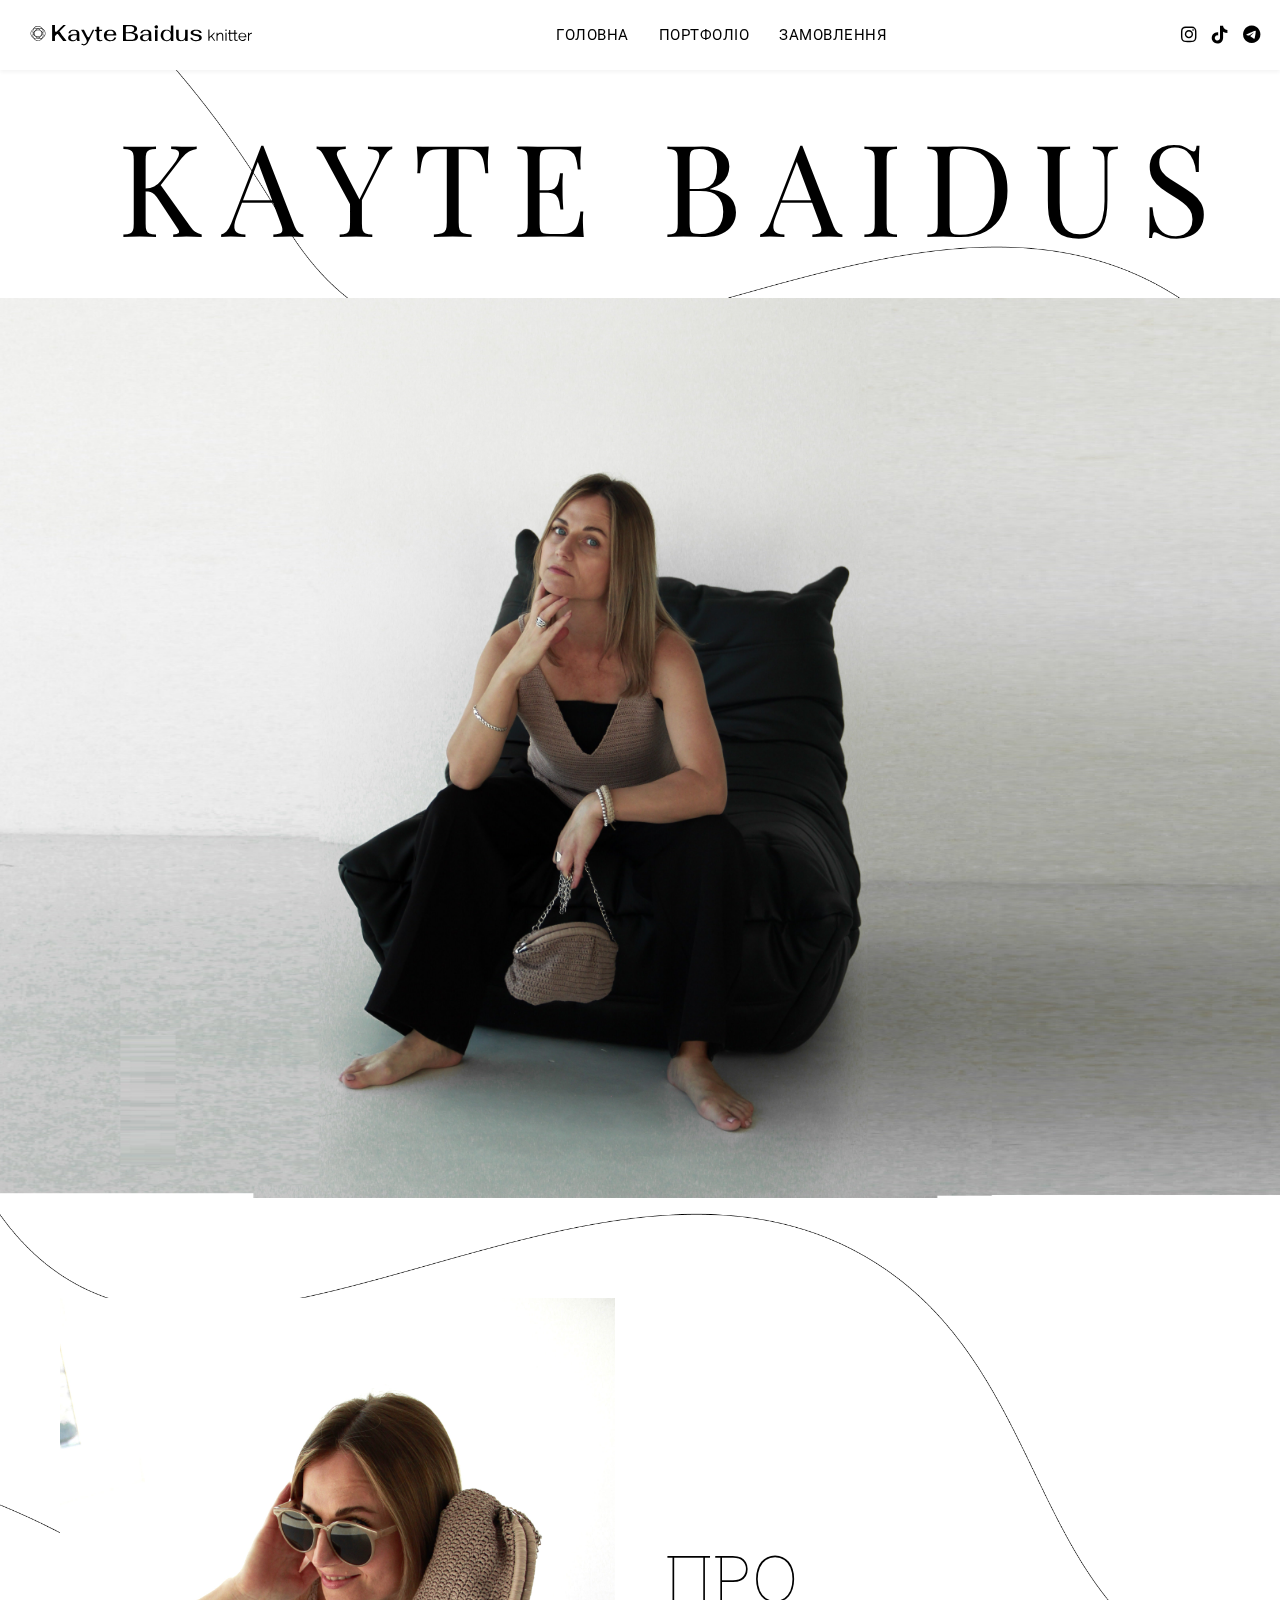
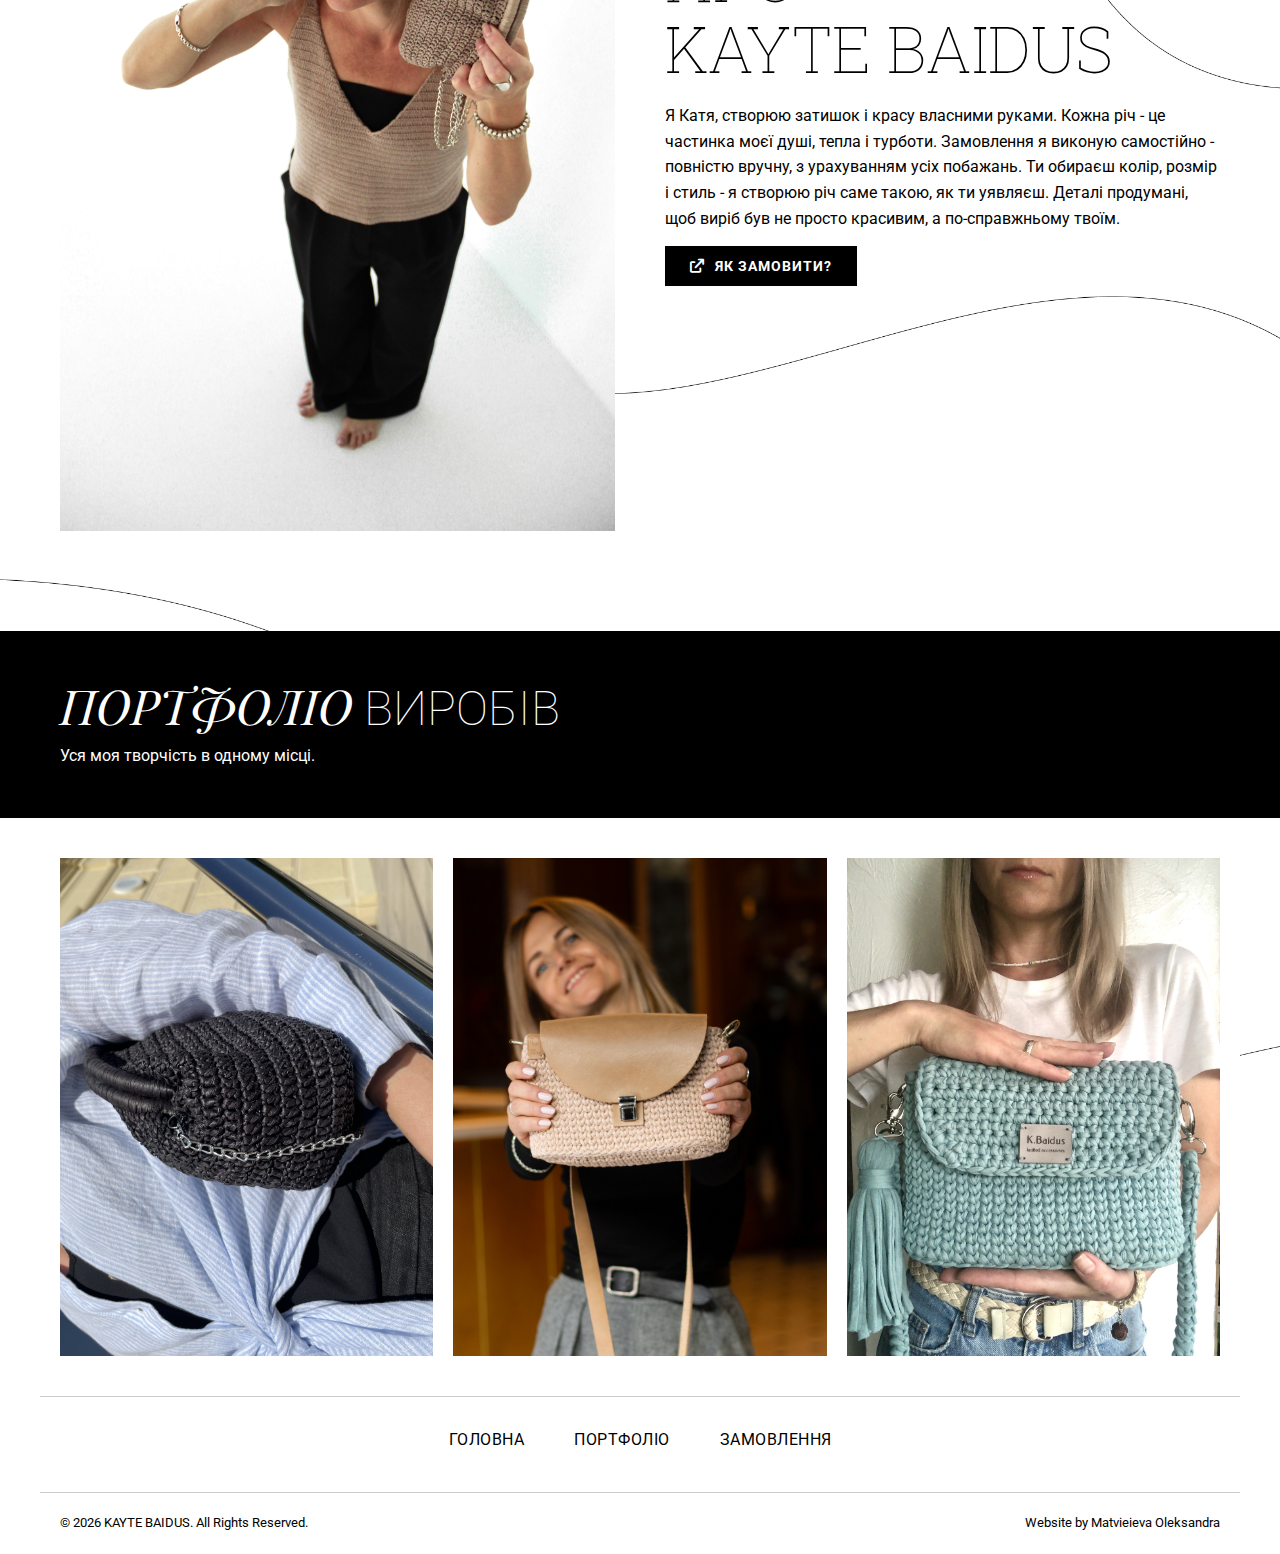
<file: index.html>
<!DOCTYPE html>
<html lang="uk">
<head>
    <meta charset="UTF-8">
    <meta name="viewport" content="width=device-width, initial-scale=1.0">
    <meta http-equiv="Content-Security-Policy" content="script-src 'self' 'unsafe-inline';">
    <title>KAYTE BAIDUS - Knitter</title>
    <link rel="icon" type="image/x-icon" href="img/icons/favicon.ico">
    <link href="https://fonts.googleapis.com/css2?family=Roboto+Slab:wght@100;400;700&family=Roboto:wght@100;400;700&family=Playfair+Display:ital,wght@1,400&display=swap" rel="stylesheet">
    <link rel="stylesheet" href="https://cdnjs.cloudflare.com/ajax/libs/font-awesome/6.0.0-beta3/css/all.min.css">
    <link rel="stylesheet" href="style.css">
</head>
<body class="home-clone">

    <header id="desktop-header" class="main-header sticky-header">
        <div class="header-inner container">
            <div class="header-logo-brand">
                <a href="index.html">
                    <img src="image/icons/logo.svg" alt="Brand Logo" class="header-logo-img">
                </a>
            </div>
            <nav class="main-nav">
                <ul class="menu">
                    <li class="menu-item current-menu-item"><a href="index.html">Головна</a></li>
                    <li class="menu-item"><a href="portfolio.html">Портфоліо</a></li>
                    <li class="menu-item"><a href="order.html">Замовлення</a></li>
                </ul>
            </nav>
            <div class="header-social-icons">
                <a href="https://www.instagram.com/kaytebaidus/" target="_blank" aria-label="Instagram">
                    <i class="fab fa-instagram"></i>
                </a>
                <a href="https://www.tiktok.com/@kaytebaidus" target="_blank" aria-label="TikTok">
                    <i class="fab fa-tiktok"></i>
                </a>
                <a href="https://t.me/kaytebaidus" target="_blank" aria-label="Telegram">
                    <i class="fab fa-telegram-plane"></i>
                </a>
            </div>
        </div>
    </header>

    <div id="mobile-header" class="mobile-header-wrapper">
        <a href="index.html" class="mobile-logo-link">
            <img src="image/icons/logo.svg" alt="Kayte Baidus Logo">
        </a>
        <input type="checkbox" id="nav-toggle-mobile" class="burger-nav_control" hidden>
        <label for="nav-toggle-mobile" class="burger-button">
            <span class="menu-text">Menu</span>
        </label>
        <nav class="burger-navigation">
            <div class="mobile-menu-content">
                <img src="image/icons/logo.svg" alt="Kayte Baidus Logo" style="filter: invert(1);">
                <ul class="mobile-menu-list">
                    <li><a href="index.html">Головна</a></li>
                    <li><a href="portfolio.html">Портфоліо</a></li>
                    <li><a href="order.html">Замовлення</a></li>
                </ul>
                <div class="mobile-social-links">
                    <a href="https://www.tiktok.com/@kaytebaidus" target="_blank" aria-label="TikTok">
                        <i class="fab fa-tiktok"></i>
                    </a>
                    <a href="https://www.instagram.com/kaytebaidus/"><i class="fab fa-instagram"></i></a>
                    <a href="https://t.me/kaytebaidus"><i class="fab fa-telegram-plane"></i></a>
                </div>
            </div>
        </nav>
    </div>

    <main>
        
        <section class="hero-section">
            <div class="container hero-content">
                <h1 class="main-text-logo">Kayte Baidus</h1>
            </div>
        </section>

        <section class="visual-hero-section">
            <div id="image-slideshow" class="image-slideshow-container">
            </div>
        </section>

        <section class="welcome-section container">
            <div class="content-wrapper">
                <div class="col-image">
                    <img src="image/IMG_1908.jpg" alt="Портрет Каті Байдусь">
                </div>
                <div class="col-text">
                    <div class="text-box">
                        <h2 class="welcome-title">ПРО<br> KAYTE BAIDUS</h2>
                        <div class="welcome-body">
                            <p>Я Катя, створюю затишок і красу власними руками. Кожна річ - це частинка моєї душі, тепла і турботи. Замовлення я виконую самостійно - повністю вручну, з урахуванням усіх побажань. Ти обираєш колір, розмір і стиль - я створюю річ саме такою, як ти уявляєш. Деталі продумані, щоб виріб був не просто красивим, а по-справжньому твоїм.</p>
                        </div>
                        <a href="order.html" class="primary-button dark-button">
                            <span class="button-icon"><i class="fas fa-arrow-up-right-from-square"></i></span>
                            <span class="button-text">Як замовити?</span>
                        </a>
                    </div>
                </div>
            </div>
        </section>

        <section class="headline-section dark-bg">
            <div class="container text-center">
                <h2 class="section-title"><span class="italic-text">Портфоліо</span> виробів</h2>
                <p class="section-subtitle">Уся моя творчість в одному місці.</p>
            </div>
        </section>

        <section class="portfolio-grid container">
            <div class="grid-item">
                <img src="image/IMG_9687.jpg" alt="Portfolio 1">
            </div>
            <div class="grid-item central-image">
                <img src="image/IMG_8972.jpg" alt="Portfolio 2">
                <a href="portfolio.html" class="primary-button light-button desktop-only">
                    <span class="button-icon"><i class="fas fa-arrow-up-right-from-square"></i></span>
                    <span class="button-text">Портфоліо</span>
                </a>
            </div>
            <div class="grid-item">
                <img src="image/IMG_3679.jpg" alt="Portfolio 3">
            </div>
            <div class="mobile-only full-width-button-container">
                <a href="portfolio.html" class="primary-button light-button">
                    <span class="button-icon"><i class="fas fa-arrow-up-right-from-square"></i></span>
                    <span class="button-text">Портфоліо</span>
                </a>
            </div>
        </section>

    </main>

    <footer>
        <div class="footer-links-section container">
            <nav class="footer-nav">
                <div class="nav-col">
                    <a href="index.html">Головна</a>
                    <a href="portfolio.html">Портфоліо</a>
                    <a href="order.html">Замовлення</a>
                </div>
            </nav>
        </div>
        <div class="copyright-bar container">
            <p>© 2026 KAYTE BAIDUS. All Rights Reserved.</p>
            <p>Website by Matvieieva Oleksandra</p>
        </div>
    </footer>

    <script src="script.js"></script>
</body>
</html>
</file>
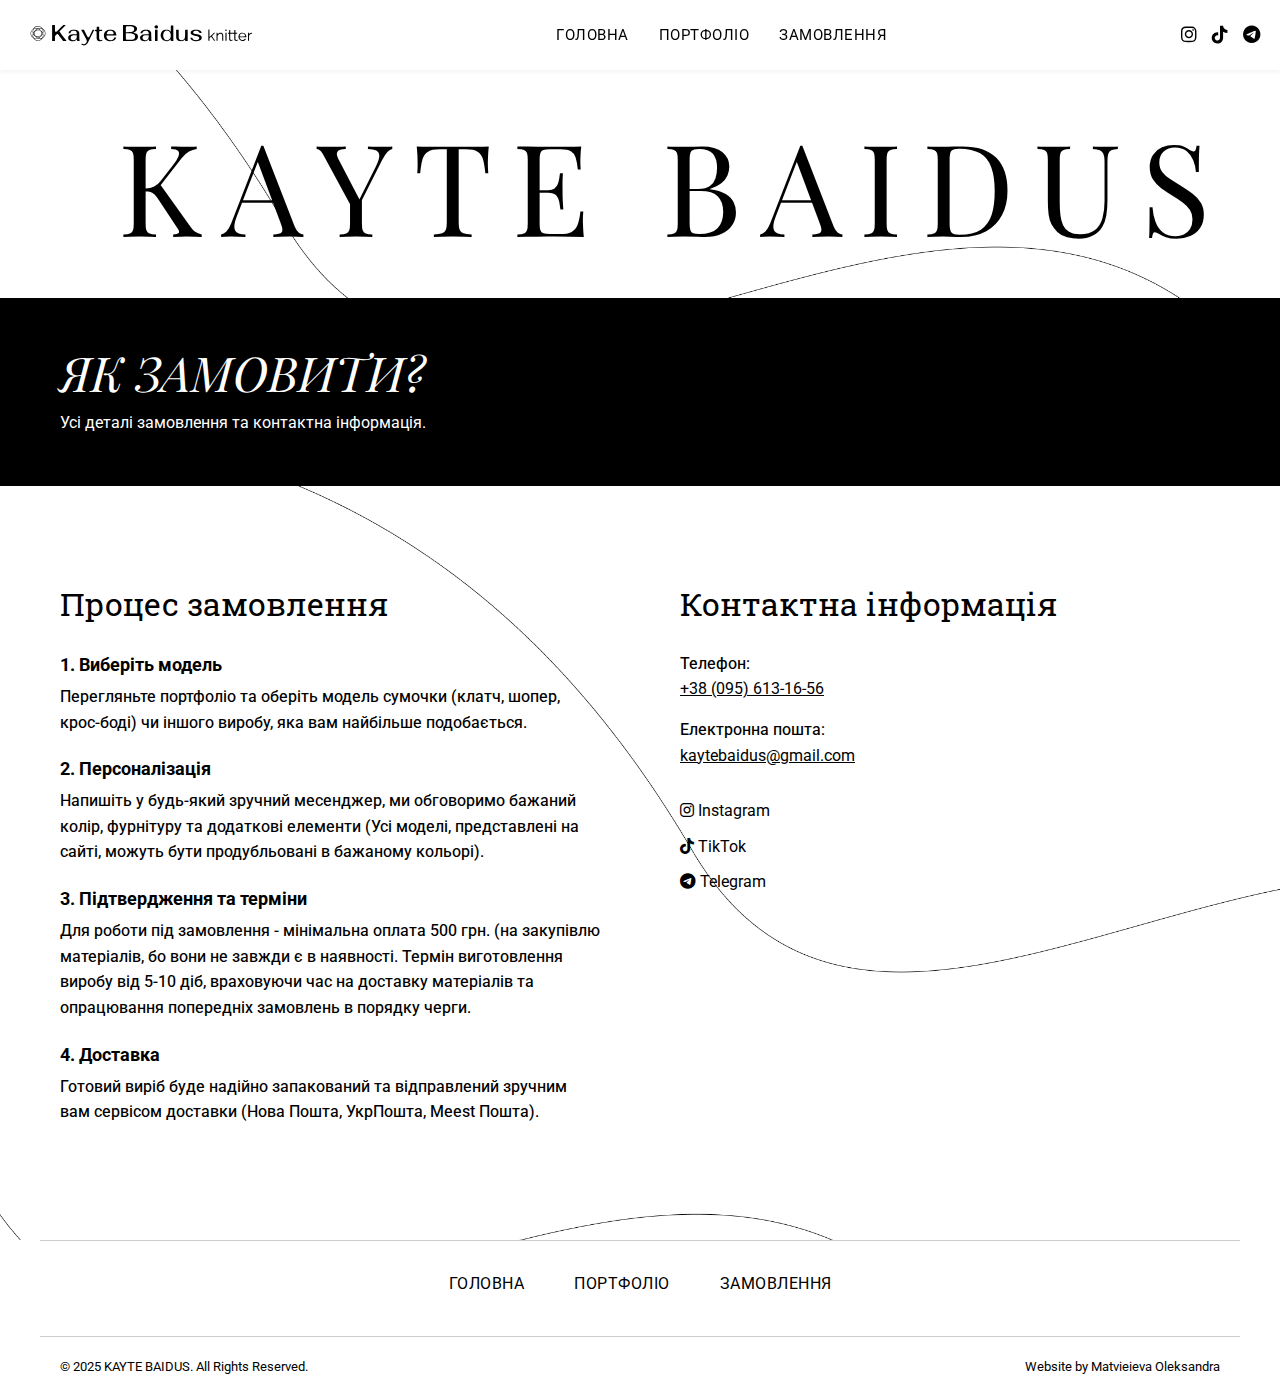
<file: order.html>
<!DOCTYPE html>
<html lang="uk">
<head>
    <meta charset="UTF-8">
    <meta name="viewport" content="width=device-width, initial-scale=1.0">
    <title>KAYTE BAIDUS - Order</title>
    <link rel="icon" type="image/x-icon" href="img/icons/favicon.ico">
    <link href="https://fonts.googleapis.com/css2?family=Roboto+Slab:wght@100;400;700&family=Roboto:wght@100;400;700&family=Playfair+Display:ital,wght@1,400&display=swap" rel="stylesheet">
    <link rel="stylesheet" href="https://cdnjs.cloudflare.com/ajax/libs/font-awesome/6.0.0-beta3/css/all.min.css">
    <link rel="stylesheet" href="style.css">
</head>
<body class="contact-clone">

    <header id="desktop-header" class="main-header sticky-header">
        <div class="header-inner container">
            <div class="header-logo-brand">
                <a href="index.html">
                    <img src="img/icons/logo.svg" alt="Brand Logo" class="header-logo-img">
                </a>
            </div>
            <nav class="main-nav">
                <ul class="menu">
                    <li class="menu-item"><a href="index.html">Головна</a></li>
                    <li class="menu-item"><a href="portfolio.html">Портфоліо</a></li>
                    <li class="menu-item current-menu-item"><a href="order.html">Замовлення</a></li>
                </ul>
            </nav>
            <div class="header-social-icons">
                <a href="https://www.instagram.com/kaytebaidus/" target="_blank" aria-label="Instagram">
                    <i class="fab fa-instagram"></i>
                </a>
                <a href="https://www.tiktok.com/@kaytebaidus" target="_blank" aria-label="TikTok"> 
                    <i class="fab fa-tiktok"></i>
                </a>
                <a href="https://t.me/kaytebaidus" target="_blank" aria-label="Telegram">
                    <i class="fab fa-telegram-plane"></i>
                </a>
            </div>
        </div>
    </header>

    <div id="mobile-header" class="mobile-header-wrapper">
        <a href="index.html" class="mobile-logo-link">
            <img src="img/icons/logo.svg" alt="Kayte Baidus Logo">
        </a>
        <input type="checkbox" id="nav-toggle-mobile" class="burger-nav_control" hidden>
        <label for="nav-toggle-mobile" class="burger-button">
            <span class="menu-text">Menu</span>
        </label>
        <nav class="burger-navigation">
            <div class="mobile-menu-content">
                <img src="img/icons/logo.svg" alt="Kayte Baidus Logo" style="filter: invert(1);">
                <ul class="mobile-menu-list">
                    <li><a href="index.html">Головна</a></li>
                    <li><a href="portfolio.html">Портфоліо</a></li>
                    <li><a href="order.html">Замовлення</a></li>
                </ul>
                <div class="mobile-social-links">
                    <a href="https://www.tiktok.com/@kaytebaidus" target="_blank" aria-label="TikTok"> 
                        <i class="fab fa-tiktok"></i>
                    </a>
                    <a href="https://www.instagram.com/kaytebaidus/"><i class="fab fa-instagram"></i></a>
                    <a href="https://t.me/kaytebaidus"><i class="fab fa-telegram-plane"></i></a>
                </div>
            </div>
        </nav>
    </div>

    <main>
        <section class="hero-section">
            <div class="container hero-content">
                <h1 class="main-text-logo">Kayte Baidus</h1>
            </div>
        </section>

        <section class="headline-section dark-bg">
            <div class="container text-center">
                <h2 class="section-title"><span class="italic-text">Як замовити?</h2>
                <p class="section-subtitle">Усі деталі замовлення та контактна інформація.</p>
            </div>
        </section>

        <section class="page-content contact-info-grid">
            <div class="container content-grid-2">
                
                <div class="col-text-left">
                    <h2 class="section-sub-title">Процес замовлення</h2>
                    <div class="text-block">
                        <h3 class="step-title">1. Виберіть модель</h3>
                        <p>Перегляньте портфоліо та оберіть модель сумочки (клатч, шопер, крос-боді) чи іншого виробу, яка вам найбільше подобається.</p>
                        
                        <h3 class="step-title">2. Персоналізація</h3>
                        <p>Напишіть у будь-який зручний месенджер, ми обговоримо бажаний колір, фурнітуру та додаткові елементи (Усі моделі, представлені на сайті, можуть бути продубльовані в бажаному кольорі).</p>

                        <h3 class="step-title">3. Підтвердження та терміни</h3>
                        <p>Для роботи під замовлення - мінімальна оплата 500 грн. (на закупівлю матеріалів, бо вони не завжди є в наявності. Термін виготовлення виробу від 5-10 діб, враховуючи час на доставку матеріалів та опрацювання попередніх замовлень в порядку черги.</p>
                        
                        <h3 class="step-title">4. Доставка</h3>
                        <p>Готовий виріб буде надійно запакований та відправлений зручним вам сервісом доставки (Нова Пошта, УкрПошта, Meest Пошта).</p>
                    </div>
                </div>

                <div class="col-contact-right">
                    <h2 class="section-sub-title">Контактна інформація</h2>
                    <div class="contact-details-block">
                        <p>
                            Телефон: <br> 
                            <a href="tel:+380956131656">+38 (095) 613-16-56</a>
                        </p>
                        <p>
                            Електронна пошта:<br>
                            <a href="mailto:kaytebaidus@gmail.com">kaytebaidus@gmail.com</a>
                        </p>
                        <div class="social-links-block">
                            <a href="https://www.instagram.com/kaytebaidus/"><i class="fab fa-instagram"></i> Instagram</a>
                            <a href="https://www.tiktok.com/@kaytebaidus" target="_blank" aria-label="TikTok"> 
                                <i class="fab fa-tiktok"></i> TikTok
                            </a>
                            <a href="https://t.me/kaytebaidus"><i class="fab fa-telegram-plane"></i> Telegram</a>
                        </div>
                    </div>
                </div>
            </div>
        </section>
    </main>

    <footer>
        <div class="footer-links-section container">
            <nav class="footer-nav">
                <div class="nav-col">
                    <a href="index.html">Головна</a>
                    <a href="portfolio.html">Портфоліо</a>
                    <a href="order.html">Замовлення</a>
                </div>
            </nav>
        </div>

        <div class="copyright-bar container">
            <p>© 2025 KAYTE BAIDUS. All Rights Reserved.</p>
            <p>Website by Matvieieva Oleksandra</p>
        </div>
    </footer>
    
    <script src="script.js"></script>
</body>
</html>
</file>
<file: style.css>
/* 1. ЗМІННІ ТА БАЗОВІ НАЛАШТУВАННЯ*/
:root {
    --color-light: #ffffff;
    --color-dark: #000000;
    --color-accent: #32373c;
    --font-logo: 'Playfair Display', serif;
    --font-heading: 'Roboto Slab', serif;
    --font-body: 'Roboto', sans-serif;
    --font-italic-accent: 'Playfair Display', serif;
}

* {
    margin: 0;
    padding: 0;
    box-sizing: border-box;
}

body {
    font-family: var(--font-body);
    color: var(--color-dark);
    background-image: url(img/icons/background.png);
    background-repeat: repeat;
    background-size: 1600px;
    line-height: 1.6;
}

a {
    color: var(--color-dark);
    text-decoration: none;
    transition: opacity 0.3s;
}

a:hover {
    opacity: 0.7;
}

main, .hero-section, .contact-info-grid {
    background-color: transparent !important;
}

.container {
    max-width: 1200px;
    margin: 0 auto;
    padding: 0 20px;
}

.visually-hidden {
    position: absolute;
    width: 1px;
    height: 1px;
    margin: -1px;
    padding: 0;
    overflow: hidden;
    clip: rect(0, 0, 0, 0);
    border: 0;
}

/* 2. ТИПОГРАФІЯ ТА СТИЛІ КНОПОК */
.italic-text {
    font-family: var(--font-italic-accent);
    font-style: italic;
    font-weight: 400;
}

.section-title {
    font-size: 3rem;
    font-weight: 100;
    line-height: 1;
    text-transform: uppercase;
    margin-bottom: 10px;
}

.section-subtitle {
    font-size: 1rem;
    font-weight: 400;
    margin: 0;
}

.section-sub-title {
    font-family: var(--font-heading);
    font-size: 2rem; 
    font-weight: 400;
    line-height: 1.1;
    margin-bottom: 30px;
}

/* Кнопки */
.primary-button {
    display: inline-flex;
    align-items: center;
    padding: 12px 24px;
    font-size: 14px;
    font-weight: 700;
    letter-spacing: 1px;
    text-transform: uppercase;
    border: 1px solid var(--color-dark);
    line-height: 1;
    transition: background-color 0.3s, color 0.3s;
}

.primary-button.dark-button {
    background-color: var(--color-dark);
    color: var(--color-light);
    border-color: var(--color-dark);
}

.primary-button.light-button {
    background-color: var(--color-light);
    color: var(--color-dark);
    border-color: var(--color-dark);
}

.primary-button .button-icon {
    margin-right: 10px;
}

.primary-button:hover {
    opacity: 1;
    background-color: var(--color-accent);
    color: var(--color-light);
    border-color: var(--color-accent);
}

/* 3. ШАПКА САЙТУ (ВЕРСІЯ ДЛЯ ПК) */
.main-header {
    background-color: var(--color-light);
    padding: 15px 0;
    position: sticky;
    top: 0;
    width: 100%;
    z-index: 1000;
    box-shadow: 0 2px 4px rgba(0, 0, 0, 0.05);
}

.header-inner {
    display: flex;
    justify-content: space-between;
    align-items: center;
    max-width: 1500px;
}

.header-logo-img {
    height: 40px;
    max-width: 400px;
    display: block;
}

.main-nav .menu {
    display: flex;
    list-style: none;
    font-size: 15px;
    font-weight: 400;
    text-transform: uppercase;
    letter-spacing: 0.5px;
}

.main-nav .menu-item {
    margin: 0 15px;
}

.header-social-icons {
    display: flex;
    align-items: center;
    gap: 15px;
}

.header-social-icons a {
    font-size: 18px;
    color: var(--color-dark);
    opacity: 1;
    transition: opacity 0.3s;
}

/* 4. МОБІЛЬНЕ МЕНЮ ТА НАВІГАЦІЯ */
.mobile-header-wrapper { display: none; }
.desktop-only { display: block; }
.mobile-only { display: none; }

/* 5. ЗАГАЛЬНІ СЕКЦІЇ (HERO, ЗАГОЛОВКИ) */
.hero-section {
    padding-top: 50px; 
    padding-bottom: 50px;
    background-color: var(--color-light);
    text-align: center; 
}

.contact-clone .hero-section {
    padding-top: 50px; 
    padding-bottom: 50px;
}

.main-text-logo {
    font-family: var(--font-logo);
    font-size: 8rem;             
    font-weight: 300;            
    letter-spacing: 20px;        
    text-transform: uppercase;   
    line-height: 1;
    color: var(--color-dark);
    margin: 0;
    display: inline-block;
    max-width: 90%;
    white-space: nowrap; 
}

.headline-section {
    background-color: var(--color-dark);
    color: var(--color-light);
    padding: 50px 20px;
}

.headline-section .section-title {
    font-size: 3rem;
    font-weight: 100;
    line-height: 1;
    text-transform: uppercase;
    margin-bottom: 10px;
}

/* 6. ЕЛЕМЕНТИ ГОЛОВНОЇ СТОРІНКИ (СЛАЙДЕР, ВІТАННЯ) */

/* Slider */
.visual-hero-section {
    position: relative;
    height: 100vh;
    min-height: 800px;
    background-color: var(--color-dark);
    display: flex;
    flex-direction: column;
    justify-content: center;
    align-items: center;
    overflow: hidden;
}

.image-slideshow-container {
    position: absolute;
    top: 0;
    left: 0;
    width: 100%;
    height: 100%;
    z-index: 2;
}

.slide {
    position: absolute;
    top: 0;
    left: 0;
    width: 100%;
    height: 100%;
    background-size: cover;
    background-position: center center;
    opacity: 0;
    transition: opacity 0.7s ease-in-out; 
}

.slide.active {
    opacity: 1;
}

.hero-overlay-text {
    position: relative;
    z-index: 2;
    color: var(--color-light);
    text-align: center;
    text-transform: uppercase;
}

/* Welcome Section */
.welcome-section {
    padding: 100px 20px;
}

.content-wrapper {
    display: flex;
    gap: 50px;
    align-items: center;
}

.col-image, .col-text {
    flex: 1;
}

.col-image img {
    width: 100%;
    height: auto;
    display: block;
}

.welcome-title {
    font-family: var(--font-heading);
    font-size: 4rem;
    font-weight: 100;
    line-height: 1.1;
    margin-bottom: 20px;
    text-transform: uppercase;
}

.welcome-body p {
    font-size: 1rem;
    margin-bottom: 15px;
}

/* Instagram Section */
.instagram-feed-section {
    padding-bottom: 80px;
}

.instagram-centered-wrapper {
    display: flex;
    justify-content: center;
    align-items: center;
    max-width: 400px;
    margin: 0 auto;
    border-radius: 8px;
    overflow: hidden;
    box-shadow: 0 10px 30px rgba(0,0,0,0.05);
}

.instagram-media {
    min-width: 100% !important;
    width: 100% !important;
    margin: 0 !important;
    border: none !important;
    box-shadow: none !important;
}

/* 7. СТИЛІ ПОРТФОЛІО ТА ГАЛЕРЕЇ */

/* Home Page Portfolio Grid */
.portfolio-grid {
    display: grid;
    grid-template-columns: 1fr 1fr 1fr;
    gap: 10px;
    padding: 10px 20px;
    background-color: var(--color-light);
}

.grid-item {
    position: relative;
    overflow: hidden;
}

.grid-item img {
    width: 100%;
    height: 100%;
    object-fit: cover;
    display: block;
}

.central-image {
    display: flex;
    justify-content: center;
    align-items: center;
}

.central-image .primary-button {
    position: absolute;
    z-index: 5;
    opacity: 0;
    transition: opacity 0.3s;
}

.central-image:hover .primary-button {
    opacity: 1;
}

/* Main Portfolio Page Gallery */
.main-gallery-grid {
    display: grid;
    grid-template-columns: repeat(3, 1fr);
    gap: 15px;
    padding: 50px 20px;
    background-color: var(--color-light);
}

.gallery-item {
    position: relative;
    overflow: hidden;
    aspect-ratio: 3 / 4;
    background-color: var(--color-dark);
    transition: all 0.4s ease-in-out;
    cursor: pointer;
}

.gallery-item img {
    width: 100%;
    height: 100%;
    object-fit: cover;
    display: block;
}

.main-gallery-grid:hover .gallery-item {
    opacity: 0.6;       
    transform: scale(0.95); 
}

.main-gallery-grid .gallery-item:hover {
    opacity: 1;         
    transform: scale(1.08); 
    filter: grayscale(0%);  
    z-index: 2;        
    box-shadow: 0 15px 30px rgba(0,0,0,0.2); 
}

/* 8. СТОРІНКА ЗАМОВЛЕННЯ ТА КОНТАКТИ */
.contact-info-grid .content-grid-2 {
    display: grid;
    grid-template-columns: 1fr 1fr;
    gap: 80px;
    align-items: flex-start;
    padding: 100px 20px;
}

.step-title {
    font-weight: 700;
    font-size: 1.1rem;
    margin-top: 20px;
    margin-bottom: 5px;
}

.text-block p, .contact-details-block p {
    font-size: 1rem;
    line-height: 1.6;
    margin-bottom: 15px;
    font-weight: 450;
}

.contact-details-block p a {
    font-weight: 400;
    text-decoration: underline;
}

.social-links-block {
    display: flex;
    flex-direction: column;
    gap: 10px;
    margin-top: 30px;
    margin-bottom: 30px;
}

.form-placeholder {
    margin-top: 40px;
    padding: 30px;
    border: 1px dashed var(--color-dark);
    text-align: center;
    background: rgba(0, 0, 0, 0.03);
}

/* CTA Section */
.contact-cta-section {
    padding: 150px 20px;
    text-align: center;
    background-size: cover;
    background-position: center;
    min-height: 500px;
    display: flex;
    flex-direction: column;
    align-items: center;
    justify-content: center;
    color: var(--color-light);
    position: relative;
}

.contact-cta-section::before {
    content: '';
    position: absolute;
    top: 0;
    left: 0;
    width: 100%;
    height: 100%;
    background-color: rgba(0, 0, 0, 0.4);
    z-index: 0;
}

.contact-cta-section > * {
    position: relative;
    z-index: 1;
}

.cta-subtitle {
    font-family: var(--font-italic-accent);
    font-size: 1.5rem;
    font-style: italic;
    margin-bottom: 5px;
    color: var(--color-light);
}

.cta-title {
    font-family: var(--font-heading);
    font-size: 4rem;
    font-weight: 100;
    line-height: 1.1;
    text-transform: uppercase;
    margin-bottom: 20px;
    color: var(--color-light);
}

.cta-description {
    max-width: 500px;
    margin: 0 auto 30px;
    font-weight: 300;
    color: var(--color-light);
}

/* 9. ФУТЕР САЙТУ*/
footer {
    background-color: var(--color-light);
}

.footer-links-section {
    display: flex;
    justify-content: center;
    align-items: center;
    padding: 30px 20px;
    border-top: 1px solid #ccc;
    border-bottom: 1px solid #ccc;
    gap: 50px;
}

.footer-nav {
    display: flex;
    gap: 50px;
    align-items: center;
}

.footer-nav .nav-col {
    display: flex;        
    justify-content: center; 
    align-items: center;
    gap: 50px;             
}

.footer-nav a {
    font-size: 1rem;
    margin-bottom: 10px;
    text-transform: uppercase;
    letter-spacing: 0.5px;
}

.copyright-bar {
    display: flex;
    justify-content: space-between;
    padding: 20px;
    font-size: 0.8rem;
}

/* --- СТИЛІ ДЛЯ МОДАЛЬНОГО ВІКНА (POPUP) --- */

/* Сітка товарів */
.portfolio-grid {
    display: grid;
    grid-template-columns: repeat(auto-fill, minmax(300px, 1fr)); /* Адаптивна сітка */
    gap: 20px;
    padding: 40px 20px;
}

.portfolio-item {
    position: relative;
    cursor: pointer;
    overflow: hidden;
    border-radius: 4px;
    aspect-ratio: 3/4; /* Робимо фото однаковими за пропорцією */
}

.portfolio-item img {
    width: 100%;
    height: 100%;
    object-fit: cover;
    transition: transform 0.5s ease;
}

/* Ефект при наведенні */
.portfolio-item:hover img {
    transform: scale(1.05);
}

.item-overlay {
    position: absolute;
    top: 0; left: 0; width: 100%; height: 100%;
    background: rgba(0, 0, 0, 0.4);
    display: flex;
    justify-content: center;
    align-items: center;
    opacity: 0;
    transition: opacity 0.3s ease;
}

.portfolio-item:hover .item-overlay {
    opacity: 1;
}

.item-overlay span {
    color: #fff;
    border: 1px solid #fff;
    padding: 10px 20px;
    text-transform: uppercase;
    font-size: 14px;
    letter-spacing: 1px;
}

/* Саме модальне вікно (фон) */
.modal {
    display: none;
    position: fixed;
    z-index: 9999;
    left: 0;
    top: 0;
    width: 100%;
    height: 100%;
    background-color: rgba(0, 0, 0, 0.9); /* Темніший фон */
    align-items: center;
    justify-content: center;
    padding: 0; /* Прибираємо відступи, щоб фото було на весь екран */
}

.modal-content.only-gallery {
    background-color: transparent; /* Прозорий фон контейнера */
    width: 100%;
    height: 100%;
    max-width: none;
    box-shadow: none;
    display: flex;
    justify-content: center;
    align-items: center;
}

.modal-body {
    width: 100%;
    height: 100%;
    display: flex;
    justify-content: center;
    align-items: center;
}

.modal-gallery.full-width {
    width: 100%;
    height: 100%;
    position: relative;
    display: flex;
    justify-content: center;
    align-items: center;
    background: transparent;
}

#modal-main-image {
    max-width: 90%;  /* Картинка не прилипає до країв */
    max-height: 90vh; /* Висота не більше 90% екрану */
    width: auto;
    height: auto;
    object-fit: contain; /* ВАЖЛИВО: Картинка показується повністю, не обрізається */
    border-radius: 4px;
}

/* Кнопки навігації */
.slider-btn {
    position: absolute;
    top: 50%;
    transform: translateY(-50%);
    background: rgba(255, 255, 255, 0.1);
    color: white;
    border: none;
    padding: 20px;
    cursor: pointer;
    font-size: 30px;
    transition: 0.3s;
    border-radius: 50%;
}

.slider-btn:hover {
    background: rgba(255, 255, 255, 0.3);
}

.prev { left: 20px; }
.next { right: 20px; }

/* Хрестик закриття */
.close-modal {
    position: absolute;
    top: 20px;
    right: 30px;
    font-size: 45px;
    color: white;
    cursor: pointer;
    z-index: 1001;
    opacity: 0.8;
}

.close-modal:hover { opacity: 1; }

/* Адаптив для телефону */
@media (max-width: 768px) {
    .modal-body { flex-direction: column; }
    .modal-gallery { height: 350px; min-height: unset; }
    .modal-info { padding: 20px; }
    .modal-content { max-height: 95vh; }
}

/* 10. АДАПТИВНІСТЬ */
@media (max-width: 1024px) {
    .main-header { display: none; }
    .desktop-only { display: none !important; }
    .mobile-only { display: block !important;}
    
    .header-inner, .main-nav { display: none; }

    .footer-links-section {
        flex-direction: column;
        align-items: center;
        text-align: center;
        gap: 30px;
    }

    .footer-nav { 
        width: 100%;
        display: flex;
        flex-direction: column;
        align-items: center;
        gap: 20px;
    }

    .footer-nav a {
        margin: 5px 0;
        display: block;
    }

    .copyright-bar {
        flex-direction: column;
        align-items: center;
        text-align: center;
        gap: 10px;
    }

    .mobile-header-wrapper {
        position: fixed;
        top: 0;
        left: 0;
        width: 100%;
        z-index: 1000;
        padding: 15px 20px;
        display: flex;
        justify-content: space-between;
        align-items: center;
        background-color: var(--color-light);
    }
    
    .mobile-logo-link img {
        height: 35px;
        width: auto;
        display: block;
    }

    .burger-button {
        display: block;
        cursor: pointer;
        z-index: 1002;
    }

    .menu-text {
        font-weight: 700;
        text-transform: uppercase;
    }

    .burger-navigation {
        position: fixed;
        top: 0;
        left: 0;
        width: 100%;
        height: 100%;
        background-color: var(--color-light);
        transform: translateX(100%);
        transition: transform 0.4s ease-in-out;
        z-index: 1001;
        overflow-y: auto;
    }

    #nav-toggle-mobile:checked ~ .burger-navigation {
        transform: translateX(0);
    }
    
    .mobile-menu-content {
        padding: 100px 50px;
        text-align: center;
    }

    .mobile-menu-content img {
        width: 200px;
        margin-bottom: 50px;
    }
    
    .mobile-menu-list {
        list-style: none;
        font-size: 1.5rem;
        line-height: 2.5;
        text-transform: uppercase;
        margin-bottom: 50px;
    }
    
    .mobile-social-links a {
        font-size: 1.5rem;
        margin: 0 15px;
    }

    .visual-hero-section::after {
        content: '';
        position: absolute;
        top: 0;
        left: 0;
        width: 100%;
        height: 100%;
        background: rgba(0, 0, 0.4, 0);
        z-index: 1;
    }

    .hero-overlay-text {
        z-index: 2;
        padding: 0 15px;
    }
    
    .main-text-logo {
        font-size: 5rem;
        letter-spacing: 15px;
        color: #000;
    }

    .welcome-section .content-wrapper {
        flex-direction: column;
        gap: 30px;
    }

    .mobile-only.full-width-button-container {
        grid-column: 1 / -1;      
        display: flex !important; 
        justify-content: center;  
        align-items: center;
        width: 100%;
        margin-top: 20px;
        margin-bottom: 20px;      
    }

    .portfolio-grid {
        display: grid;
        grid-template-columns: 1fr 1fr;
        gap: 10px;
    }

    .portfolio-grid .grid-item:nth-child(3) {
        grid-column: 1 / -1;
        width: calc(50% - 5px);
        margin: 0 auto;
    }
    
    .central-image .primary-button {
        display: none; 
    }

    .contact-info-grid .content-grid-2 {
        grid-template-columns: 1fr;
        gap: 40px;
    }

    .contact-cta-section {
        padding: 60px 20px;
        min-height: auto;
        background-attachment: scroll;
        background-position: center;
        background-size: cover;
    }
    
    .cta-title {
        font-size: 2.5rem;
    }
}

@media (max-width: 768px) {
    .main-gallery-grid {
        grid-template-columns: repeat(2, 1fr); 
    }

    .visual-hero-section {
        min-height: unset !important; 
        height: auto !important;
        aspect-ratio: 3 / 2;
    }

    .hero-section {
        padding-top: 80px;
    }

    .main-text-logo{
        font-size: 3.5rem; 
        letter-spacing: 5px;
    }

    .welcome-section .content-wrapper {
        flex-direction: row !important; 
        align-items: center; 
        gap: 15px; 
        padding: 0 10px;
    }

    .col-image {
        flex: 0 0 40%; 
        max-width: 40%;
    }

    .col-text {
        flex: 0 0 60%; 
        max-width: 60%;
        text-align: left; 
    }

    .welcome-title {
        font-size: 3rem !important; 
        margin-bottom: 10px;
        line-height: 1.1;
    }

    .welcome-body p {
        font-size: 0.85rem !important; 
        line-height: 1.3;
        margin-bottom: 10px;
    }

    .welcome-section .primary-button {
        padding: 8px 12px;
        font-size: 14px;
        width: auto;
    }
    
    .welcome-section .primary-button .button-icon {
        margin-right: 5px;
    }
}

@media (max-width: 480px) {
    .main-gallery-grid {
        grid-template-columns: 1fr; 
    }

    .main-text-logo {
        font-size: 2.5rem;
        letter-spacing: 2px;
    }
}
</file>
